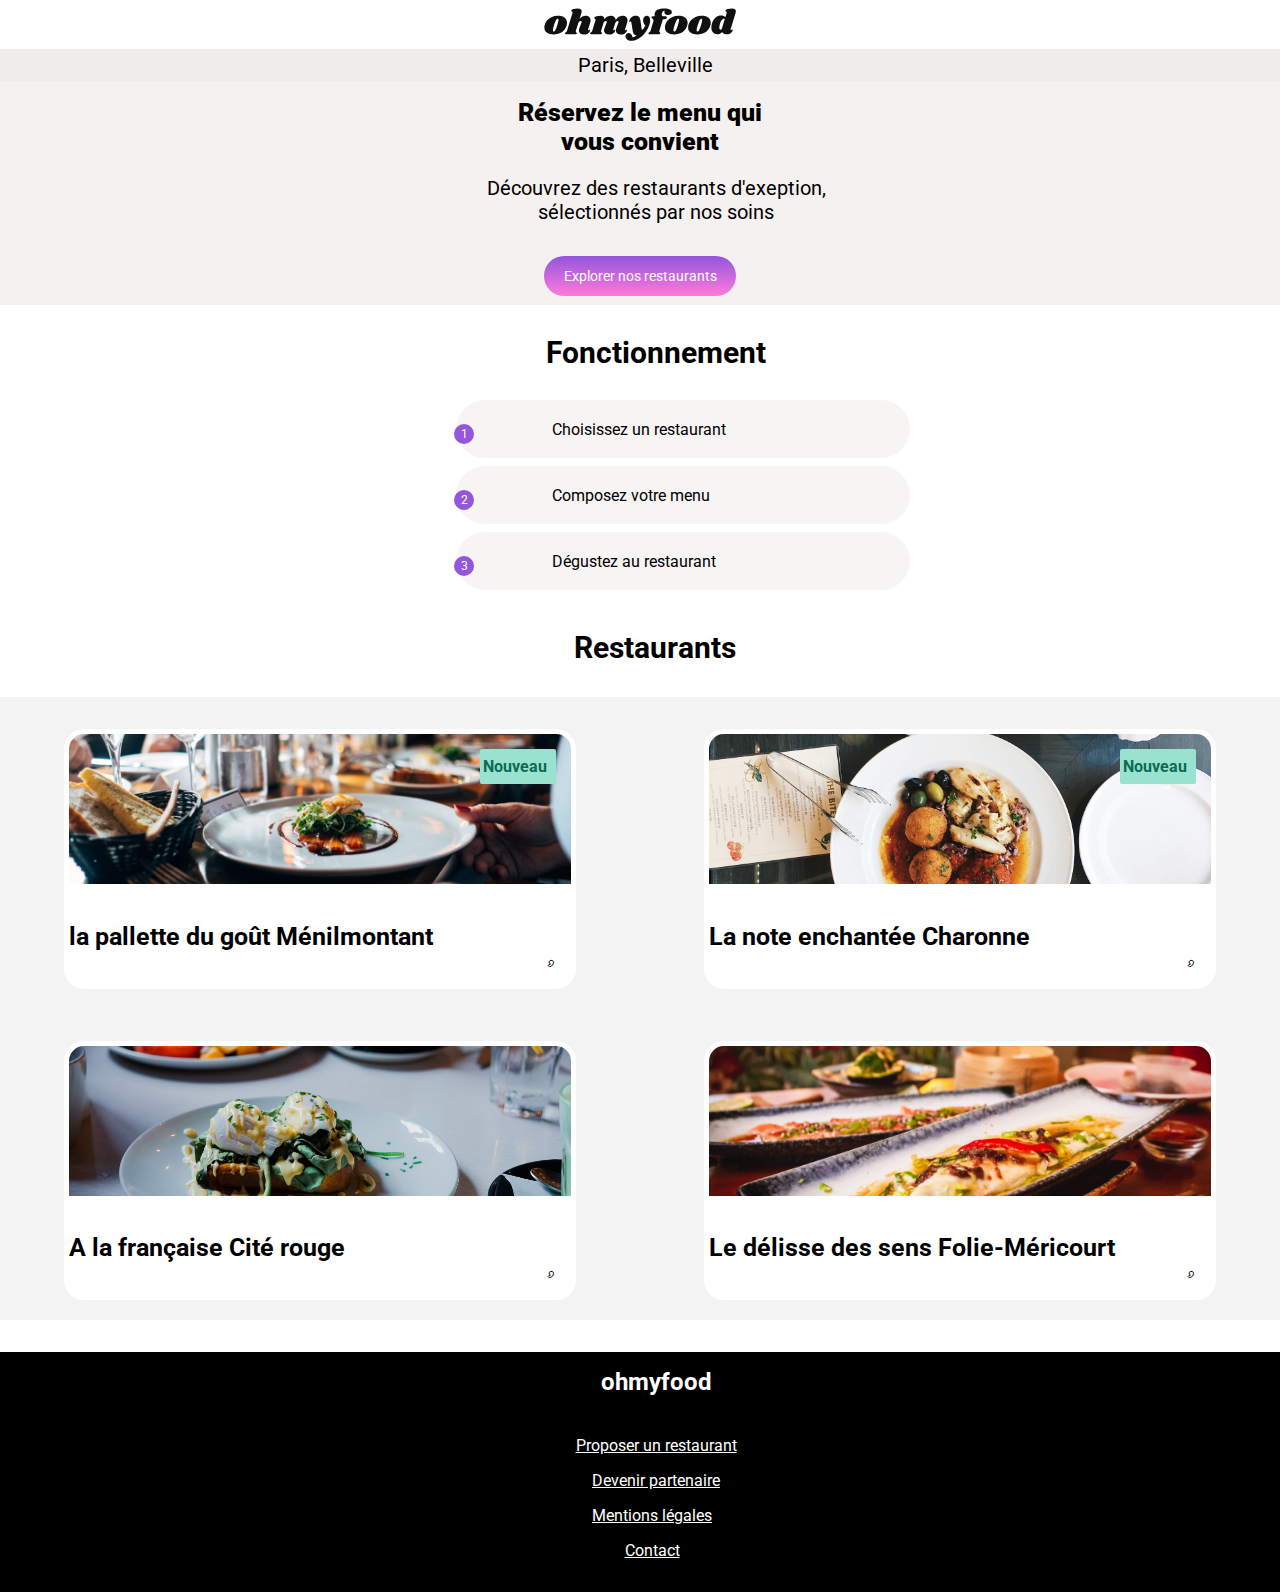
<file: index.html>
<!DOCTYPE html>
<html lang="fr">
<head>
    <meta charset="UTF-8">
    <meta http-equiv="X-UA-Compatible" content="IE=edge">
    <meta name="viewport" content="width=device-width, initial-scale=1.0">
    <link rel="stylesheet" href="sass\css\style.css" />
    <title>ohmyfood</title>
    <link href="https://fonts.googleapis.com/css2?family=Roboto:wght@100&display=swap" rel="stylesheet">  
    <link rel="stylesheet" href="https://use.fontawesome.com/releases/v5.15.1/css/all.css"
    integrity="sha384-vp86vTRFVJgpjF9jiIGPEEqYqlDwgyBgEF109VFjmqGmIY/Y4HV4d3Gp2irVfcrp" crossorigin="anonymous" />
  <meta name="viewport" content="width=device-width, initial-scale=1.0" /> 
</head>
<body>
    <header id="logo">
        <img src="images\logo\ohmyfood@2x.svg" alt="logo"></img>
    </header>
    <main>
        <section id="reservation">
            <div class="localisation">
                <i class="fas fa-map-marker-alt fa-lg" aria-hidden="true"></i>
                <span class="recherche">Paris, Belleville</span> 
            </div>    
            <div class="exploration_resto">
                <h1><strong>Réservez le menu qui </br> vous convient</strong></h1>
                <h3>Découvrez des restaurants d'exeption,</br> sélectionnés par nos soins</h3>
            </div>
            <div class="btn_exploration">
                <a href="#">Explorer nos restaurants</a>
            </div>
            
        </section>
    <!--Partie fonctionnement -->   
        <section id="Fonctionnement">
            <h3>Fonctionnement</h3>
            <div class="choix">
                <div class="cercle1">1</div>
                <div class="btn">
                    <div class="icon">
                        <i class="fas fa-mobile-alt"></i>
                    </div>
                    <div class="legends">
                        <a href="#">
                            <p>Choisissez un restaurant </p>
                        </a>
                    </div>
                </div>

                <div class="cercle2">2</div>
                <div class="btn">
                    <div class="icon">
                        <i class="fas fa-list-ul"></i>
                    </div>
                    <div class="legends">
                        <a href="#">
                            <p>Composez votre menu</p>
                        </a>
                    </div>
                </div>

                <div class="cercle3">3</div>
                <div class="btn">
                    <div class="icon">
                        <i class="fas fa-store"></i>
                    </div>
                    <div class="legends">
                        <a href="#"><p>Dégustez au restaurant</p>
                        </a>
                    </div>
                </div>
            </div>            
        </section> 
    <!--partie restaurants-->
        <section id="restaurants">
            <div class="titre">
                <h3>Restaurants</h3>
            </div>
            <div class="block_offres">
                <div class="offres">
                    <a href="../pages/laPaletteDuGout.html">
                       <img src="images/restaurants/jay-wennington-N_Y88TWmGwA-unsplash.jpg" alt="la pallette du gout" >
                        <span class="news">
                            Nouveau
                        </span>
                    </a>
                    <h4>
                        la pallette du goût
                        <i class="far fa-heart"></i>
                        <span>Ménilmontant</span>
                    </h4> 
                </div> 
                <div class="offres"> 
                    <a href="../pages/noteEnchanté.html">
                        <img src="images/restaurants/stil-u2Lp8tXIcjw-unsplash.jpg" alt="la note enchantée" />
                        <span class="news">
                            Nouveau
                        </span>
                    </a>
                    <h4>La note enchantée
                        <i class="far fa-heart" aria-hidden="true"></i>
                        <span>Charonne</span>
                    </h4>
                </div>

                <div class="offres"> 
                    <a href="../pages/aLaFrancaise.html">
                        <img src="images/restaurants/toa-heftiba-DQKerTsQwi0-unsplash.jpg" alt="la pallette du gout" >
                    </a>
                    <h4>
                        A la française
                        <i class="far fa-heart" aria-hidden="true"></i>
                        <span>Cité rouge</span>
                    </h4>
                </div> 

                <div class="offres"> 
                    <a href="../pages/leDéliceDesSens.html">
                        <img src="images/restaurants/louis-hansel-shotsoflouis-qNBGVyOCY8Q-unsplash.jpg" alt="le délisse des sens" >
                    </a>
                    <h4>
                        Le délisse des sens 
                        <i class="far fa-heart" aria-hidden="true"></i>
                        <span>Folie-Méricourt</span>
                    </h4> 
                </div>  
            </div>
        </section>
        <!--partie pied de page-->
        <footer id="infos">
            <h3 class="logo_footer">ohmyfood</h3>
            <ul>
                <li class="liste_footer">
                    <a class="texte_footer" href="">
                        <i class="icons fas fa-utensils"></i>
                        Proposer un restaurant
                    </a>
                </li>
                <li class="liste_footer">
                    <a class="texte_footer" href="">
                        <i class="icons fas fa-hands-helping"></i>
                        Devenir partenaire
                    </a>
                </li>
                <li class="liste_footer">
                    <a class="texte_footer" href="">
                        Mentions légales
                    </a>
                </li>
                <li class="liste_footer">
                    <a class="texte_footer" href="mailto:contact@ohmyfood.com">Contact</a>
                </li>
            </ul>
        </footer>

    </main>
</body>
</html>
</file>
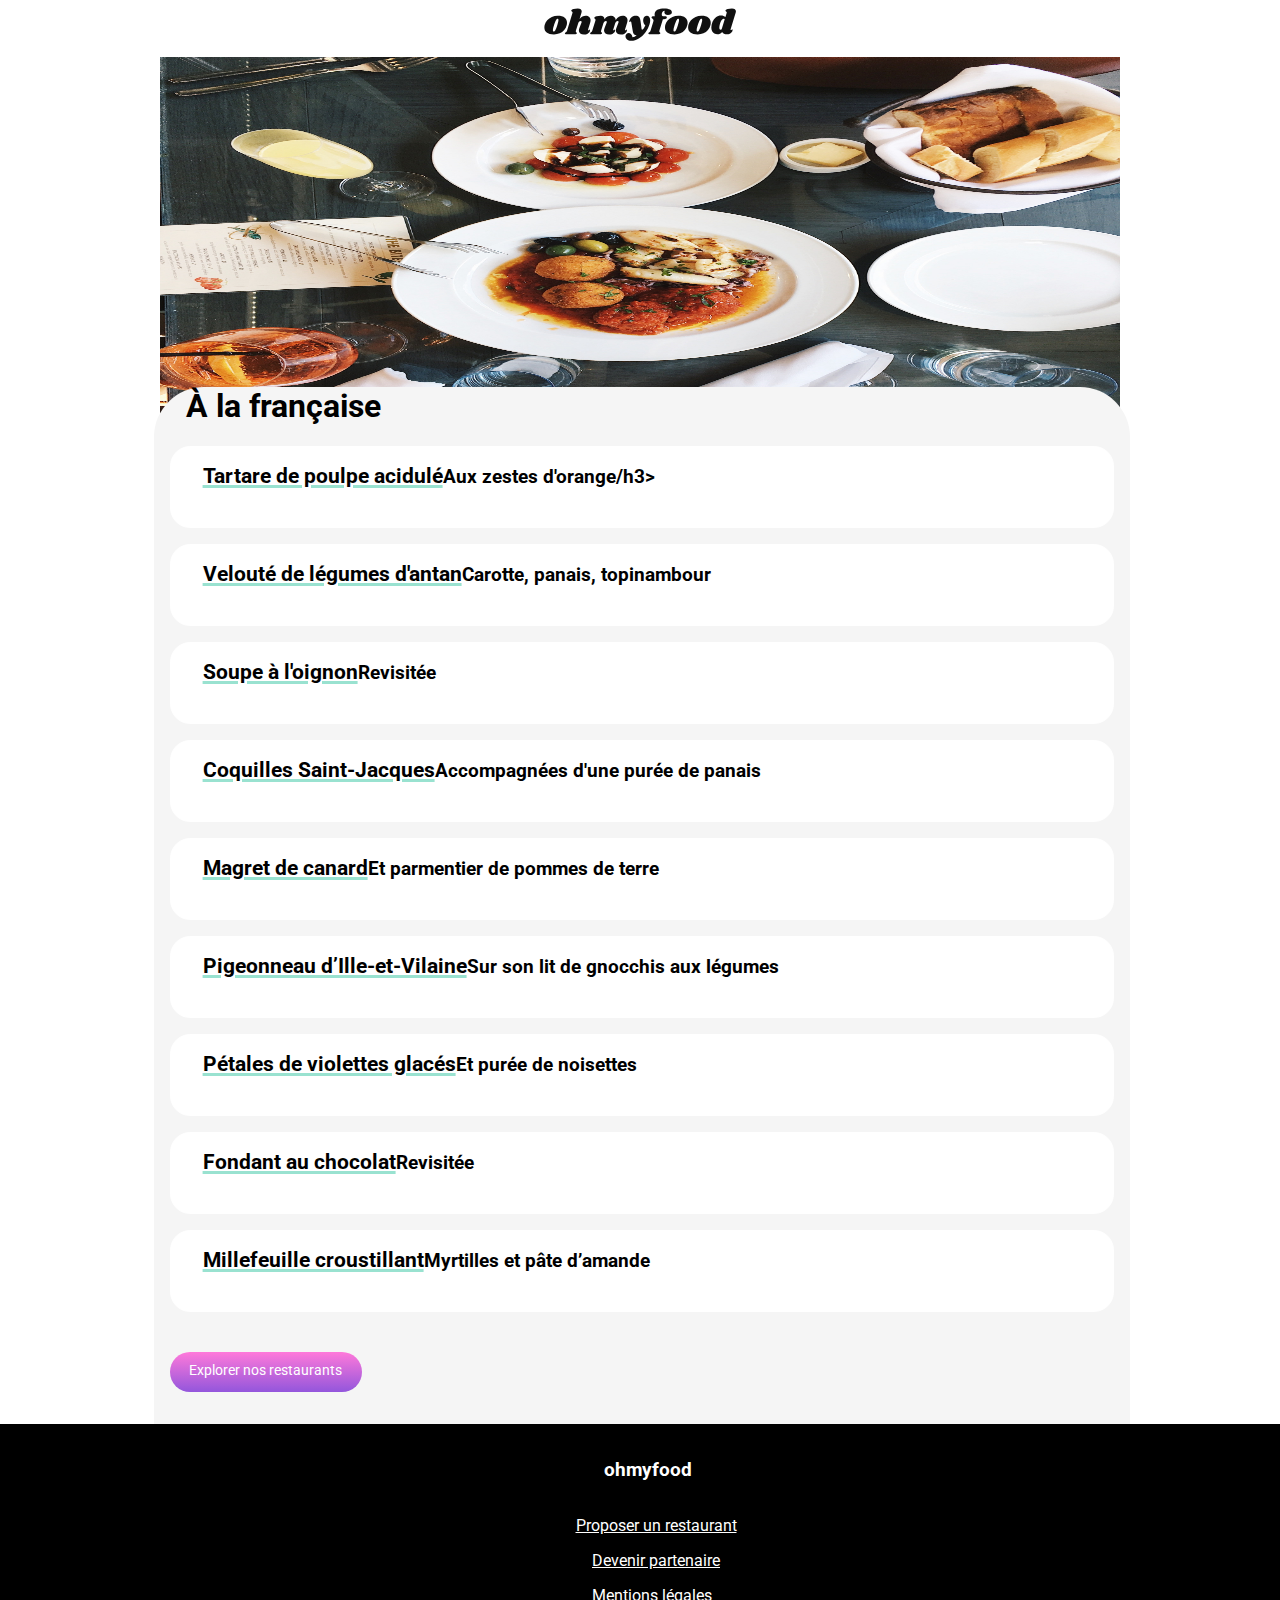
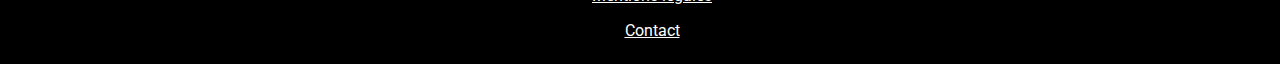
<file: aLaFrançaise.html>
<!DOCTYPE html>
<html lang="fr">
<head>
    <meta charset="UTF-8">
    <meta http-equiv="X-UA-Compatible" content="IE=edge">
    <link rel="stylesheet" href="sass\scss\main.css">
    <link href="https://fonts.googleapis.com/css2?family=Roboto:wght@100&display=swap" rel="stylesheet">  
    <link rel="stylesheet" href="https://use.fontawesome.com/releases/v5.15.1/css/all.css"
    integrity="sha384-vp86vTRFVJgpjF9jiIGPEEqYqlDwgyBgEF109VFjmqGmIY/Y4HV4d3Gp2irVfcrp" crossorigin="anonymous" />
    <meta name="viewport" content="width=device-width, initial-scale=1.0" /> 
    <title>La Note enchantée</title>
    <title>Document</title>
</head>
<body>
    <header id="logo">
        <img src="images\logo\ohmyfood@2x.svg" alt="logo"></img>
    </header>
        <div class="picture">
            <img src="images/restaurants/stil-u2Lp8tXIcjw-unsplash.jpg" alt="photo du restaurant"></img>
        </div>
    <main>
        <div class="titre_resto">
            <h1>À la française</h1>
        </div>
    <section id="entrées">
        <div class="plats">
            <h2>Tartare de poulpe acidulé</h2>
            <h3>Aux zestes d'orange/h3>
            <div class="prix"></div>
        </div>
        <div class="plats">
            <h2>Velouté de légumes d'antan </h2>
            <h3>Carotte, panais, topinambour</h3>
            <div class="prix"></div>
        </div>
        <div class="plats">
            <h2>Soupe à l'oignon</h2>
            <h3>Revisitée</h3>
            <div class="prix"></div>
        </div>
    </section>

    <section id="plats">
        <div class="plats">
            <h2>Coquilles Saint-Jacques </h2>
            <h3>Accompagnées d'une purée de panais</h3>
            <div class="prix"></div>
        </div>
        <div class="plats">
            <h2>Magret de canard</h2>
            <h3>Et parmentier de pommes de terre</h3>
            <div class="prix"></div>
        </div>
        <div class="plats">
            <h2>Pigeonneau d’Ille-et-Vilaine</h2>
            <h3>Sur son lit de gnocchis aux légumes</h3>
            <div class="prix"></div>
        </div>
    </section>

    <section id="desserts">
        <div class="plats">
            <h2>Pétales de violettes glacés</h2>
            <h3>Et purée de noisettes</h3>
            <div class="prix"></div>
        </div>
        <div class="plats">
            <h2>Fondant au chocolat</h2>
            <h3>Revisitée</h3>
            <div class="prix"></div>
        </div>
        <div class="plats">
            <h2>Millefeuille croustillant</h2>
            <h3>Myrtilles et pâte d’amande</h3>
            <div class="prix"></div>
        </div>
    </section>

    <div class="btn_exploration">
        <a href="#">Explorer nos restaurants</a>
    </div>
    </main>
    <footer id="infos">
        <h3 class="logo_footer">ohmyfood</h3>
        <ul>
            <li class="liste_footer">
                <a class="texte_footer" href=""><i class="icons fas fa-utensils"></i>Proposer un restaurant</a>
            </li>
            <li class="liste_footer">
                <a class="texte_footer" href=""><i class="icons fas fa-hands-helping"></i>Devenir partenaire</a>
            </li>
            <li class="liste_footer">
                <a class="texte_footer" href="">Mentions légales</a>
            </li>
            <li class="liste_footer">
                <a class="texte_footer" href="mailto:contact@ohmyfood.com">Contact</a>
            </li>
        </ul>
    </footer>
    
</body>
</html>
</file>
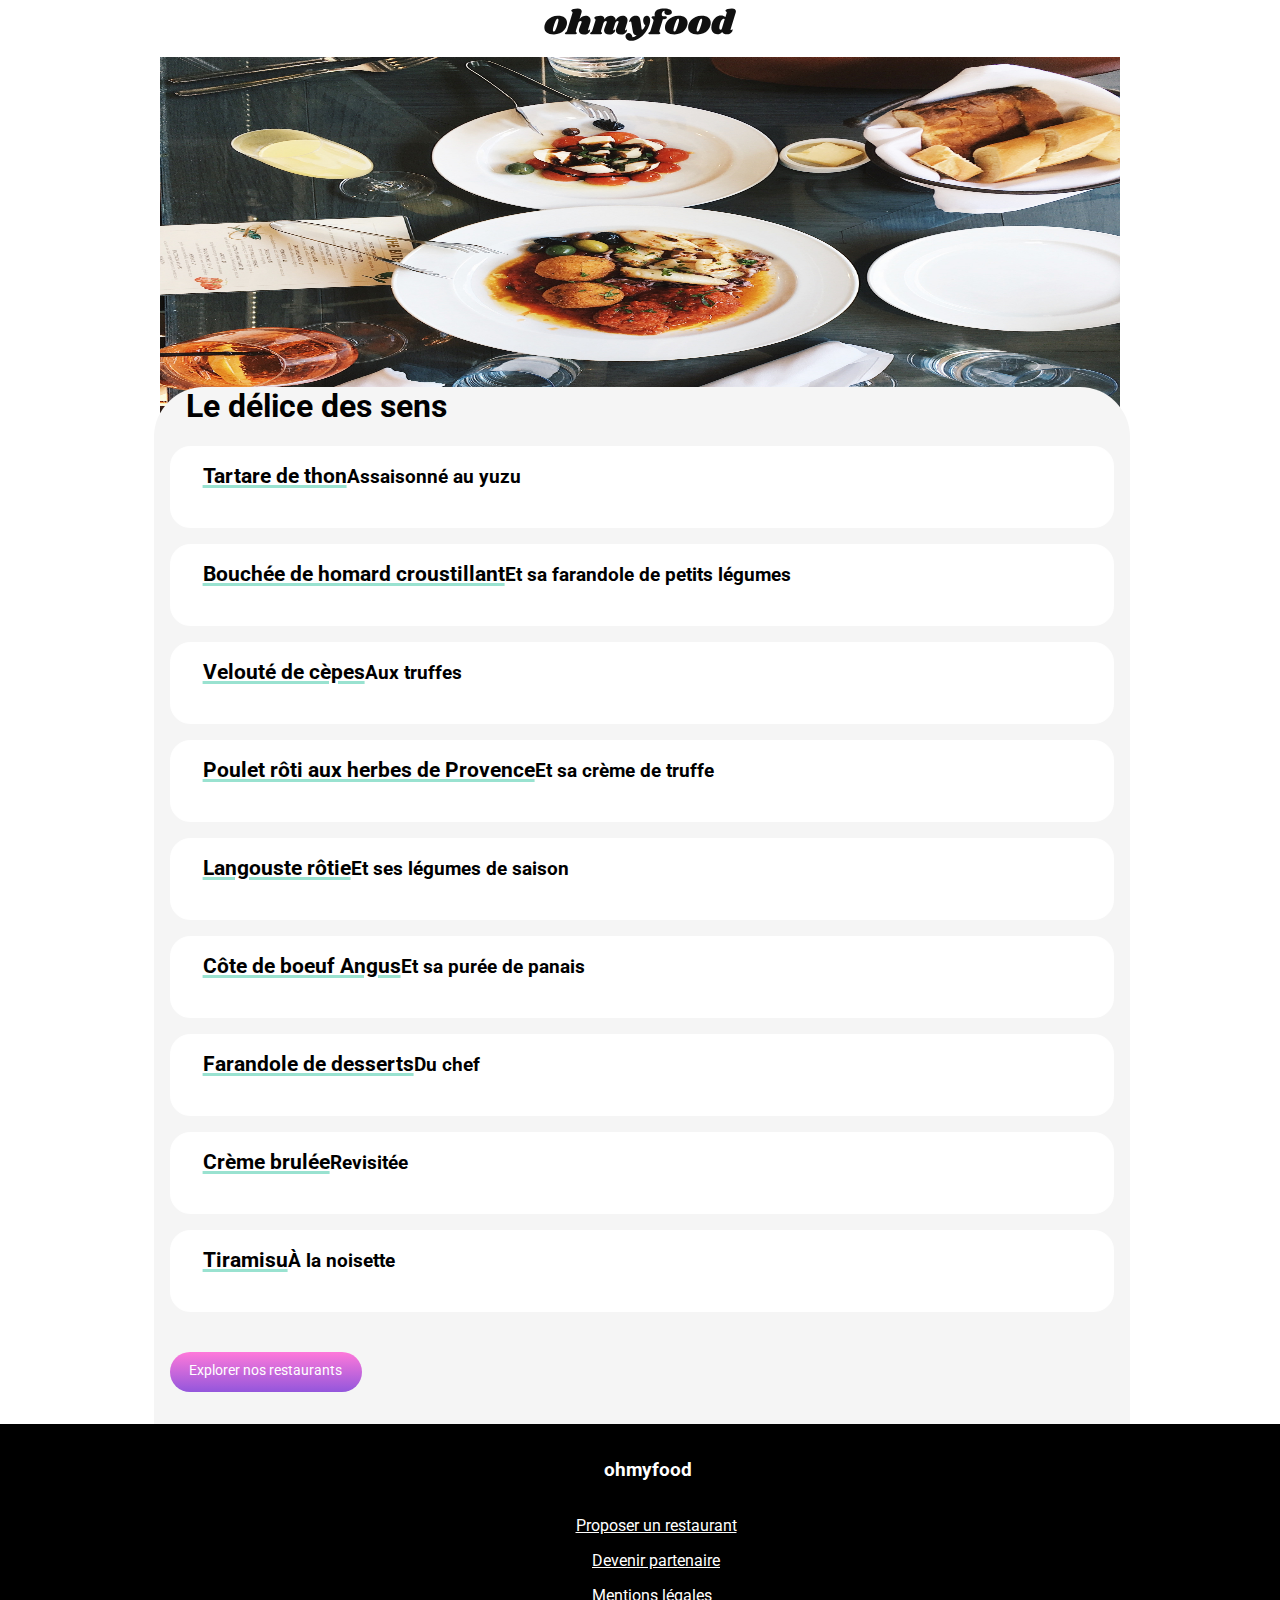
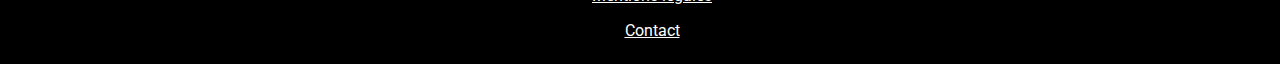
<file: leDéliceDesSens.html>
<!DOCTYPE html>
<html lang="fr">
<head>
    <meta charset="UTF-8">
    <meta http-equiv="X-UA-Compatible" content="IE=edge">
    <link rel="stylesheet" href="sass\scss\main.css">
    <link href="https://fonts.googleapis.com/css2?family=Roboto:wght@100&display=swap" rel="stylesheet">  
    <link rel="stylesheet" href="https://use.fontawesome.com/releases/v5.15.1/css/all.css"
    integrity="sha384-vp86vTRFVJgpjF9jiIGPEEqYqlDwgyBgEF109VFjmqGmIY/Y4HV4d3Gp2irVfcrp" crossorigin="anonymous" />
    <meta name="viewport" content="width=device-width, initial-scale=1.0" /> 
    <title>La Note enchantée</title>
    <title>Document</title>
</head>
<body>
    <header id="logo">
        <img src="images\logo\ohmyfood@2x.svg" alt="logo"></img>
    </header>
    <div class="picture">
            <img src="images/restaurants/stil-u2Lp8tXIcjw-unsplash.jpg" alt="photo du restaurant"></img>
    </div>
    <main>
        <div class="titre_resto">
            <h1>Le délice des sens</h1>
        </div>
    <section id="entrées">
        <div class="plats">
            <h2>Tartare de thon</h2>
            <h3>Assaisonné au yuzu</h3>
            <div class="prix"></div>
        </div>
        <div class="plats">
            <h2>Bouchée de homard croustillant </h2>
            <h3>Et sa farandole de petits légumes</h3>
            <div class="prix"></div>
        </div>
        <div class="plats">
            <h2>Velouté de cèpes</h2>
            <h3>Aux truffes</h3>
            <div class="prix"></div>
        </div>
    </section>

    <section id="plats">
        <div class="plats">
            <h2>Poulet rôti aux herbes de Provence </h2>
            <h3>Et sa crème de truffe</h3>
            <div class="prix"></div>
        </div>
        <div class="plats">
            <h2>Langouste rôtie</h2>
            <h3>Et ses légumes de saison</h3>
            <div class="prix"></div>
        </div>
        <div class="plats">
            <h2>Côte de boeuf Angus</h2>
            <h3>Et sa purée de panais</h3>
            <div class="prix"></div>
        </div>
    </section>

    <section id="desserts">
        <div class="plats">
            <h2>Farandole de desserts</h2>
            <h3>Du chef</h3>
            <div class="prix"></div>
        </div>
        <div class="plats">
            <h2>Crème brulée</h2>
            <h3>Revisitée</h3>
            <div class="prix"></div>
        </div>
        <div class="plats">
            <h2>Tiramisu </h2>
            <h3>À la noisette</h3>
            <div class="prix"></div>
        </div>
    </section>

    <div class="btn_exploration">
        <a href="#">Explorer nos restaurants</a>
    </div>
    </main>
    <footer id="infos">
        <h3 class="logo_footer">ohmyfood</h3>
        <ul>
            <li class="liste_footer">
                <a class="texte_footer" href=""><i class="icons fas fa-utensils"></i>Proposer un restaurant</a>
            </li>
            <li class="liste_footer">
                <a class="texte_footer" href=""><i class="icons fas fa-hands-helping"></i>Devenir partenaire</a>
            </li>
            <li class="liste_footer">
                <a class="texte_footer" href="">Mentions légales</a>
            </li>
            <li class="liste_footer">
                <a class="texte_footer" href="mailto:contact@ohmyfood.com">Contact</a>
            </li>
        </ul>
    </footer>
    
</body>
</html>
</file>
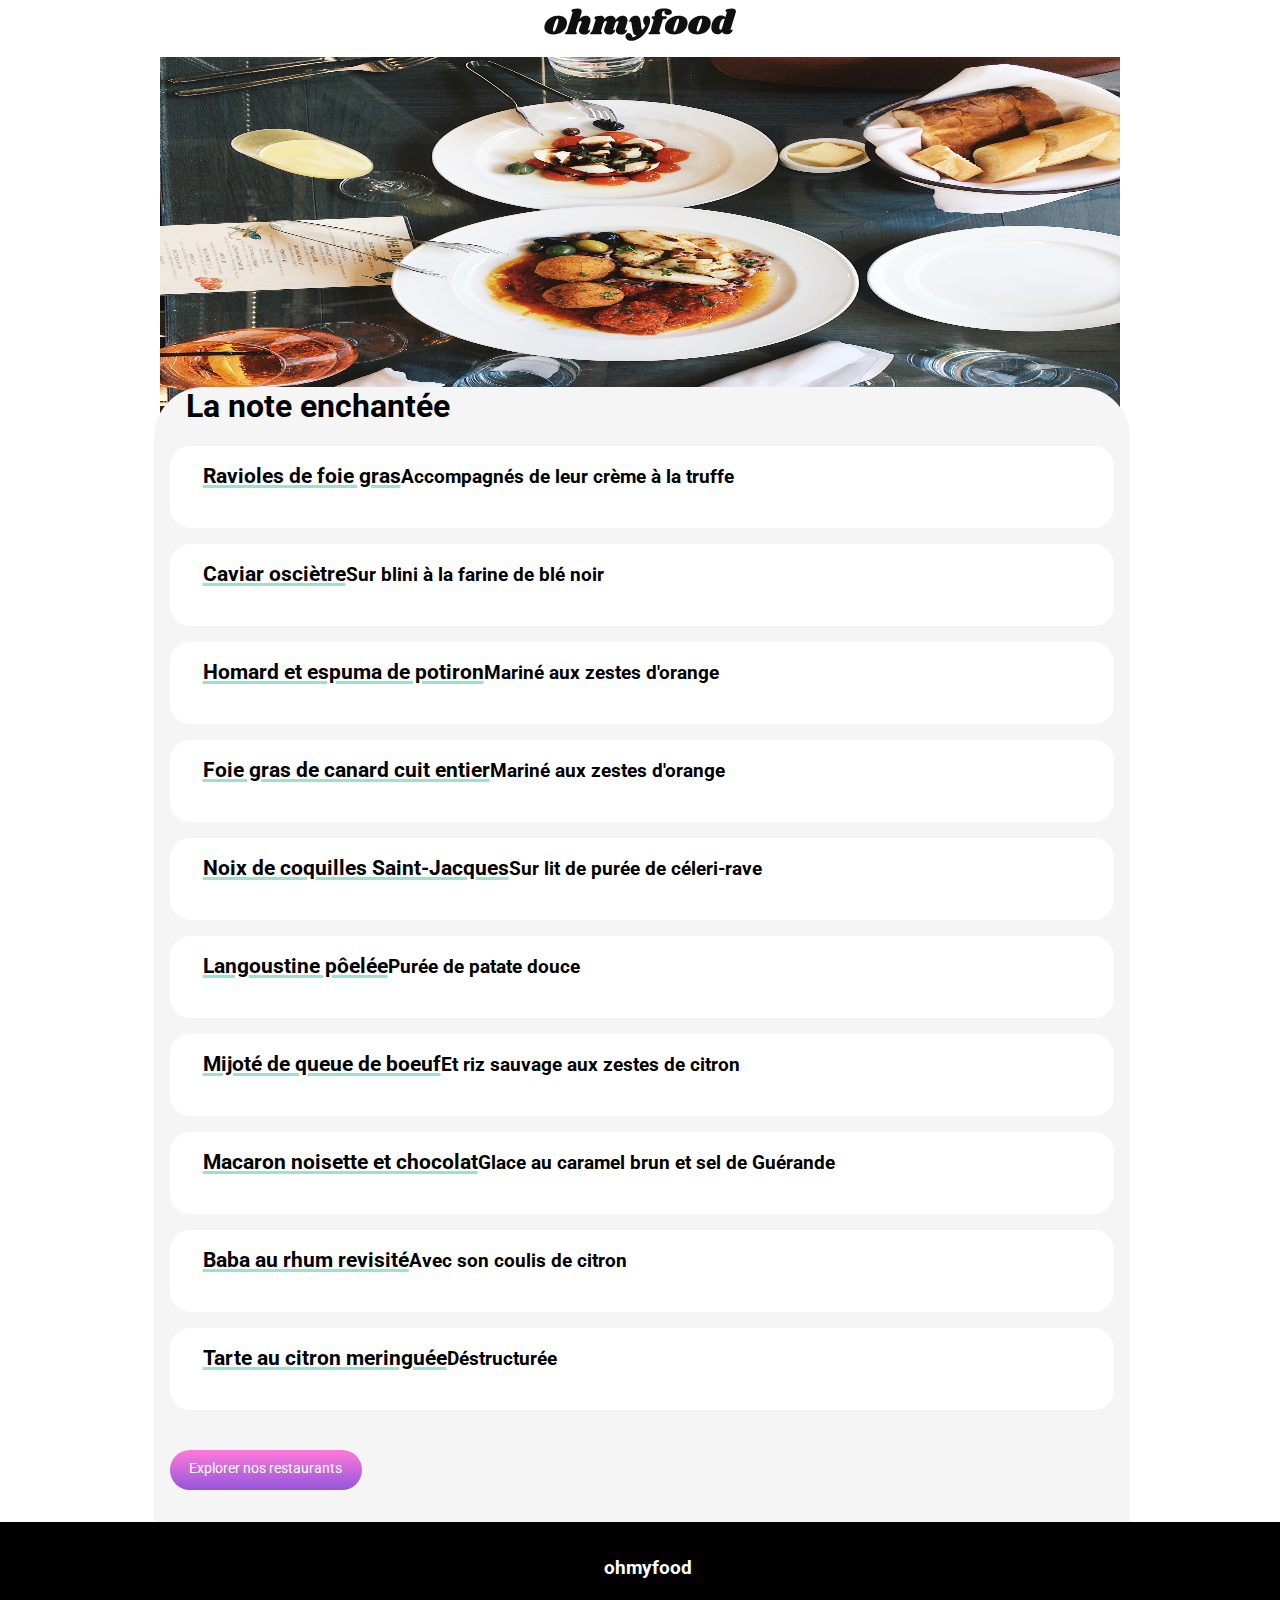
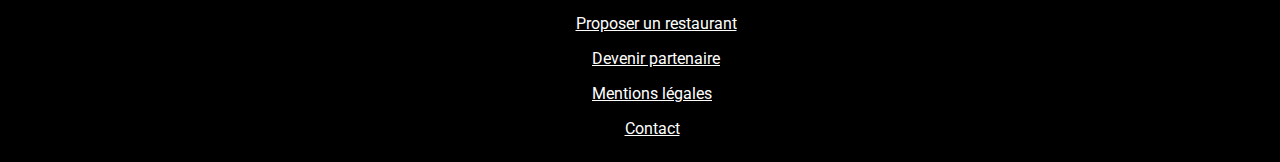
<file: noteEnchanté.html>
<!DOCTYPE html>
<html lang="fr">
<head>
    <meta charset="UTF-8">
    <meta http-equiv="X-UA-Compatible" content="IE=edge">
    <link rel="stylesheet" href="sass\scss\main.css">
    <link href="https://fonts.googleapis.com/css2?family=Roboto:wght@100&display=swap" rel="stylesheet">  
    <link rel="stylesheet" href="https://use.fontawesome.com/releases/v5.15.1/css/all.css"
    integrity="sha384-vp86vTRFVJgpjF9jiIGPEEqYqlDwgyBgEF109VFjmqGmIY/Y4HV4d3Gp2irVfcrp" crossorigin="anonymous" />
    <meta name="viewport" content="width=device-width, initial-scale=1.0" /> 
    <title>La Note enchantée</title>
    <title>Document</title>
</head>
<body>
    <header id="logo">
        <img src="images\logo\ohmyfood@2x.svg" alt="logo"></img>
    </header>
        <div class="picture">
            <img src="images/restaurants/stil-u2Lp8tXIcjw-unsplash.jpg" alt="photo du restaurant"></img>
        </div>
    <main>
        <div class="titre_resto">
            <h1>La note enchantée</h1>
        </div>
    <section id="entrées">
        <div class="plats">
            <h2>Ravioles de foie gras</h2>
            <h3>Accompagnés de leur crème à la truffe</h3>
            <div class="prix"></div>
        </div>
        <div class="plats">
            <h2>Caviar osciètre</h2>
            <h3>Sur blini à la farine de blé noir</h3>
            <div class="prix"></div>
        </div>
        <div class="plats">
            <h2>Homard et espuma de potiron</h2>
            <h3>Mariné aux zestes d'orange</h3>
            <div class="prix"></div>
        </div>
        <div class="plats">
            <h2> Foie gras de canard cuit entier</h2>
            <h3>Mariné aux zestes d'orange</h3>
            <div class="prix"></div>
        </div>

        
    </section>

    <section id="plats">
        <div class="plats">
            <h2>Noix de coquilles Saint-Jacques</h2>
            <h3>Sur lit de purée de céleri-rave</h3>
            <div class="prix"></div>
        </div>
        <div class="plats">
            <h2>Langoustine pôelée</h2>
            <h3>Purée de patate douce</h3>
            <div class="prix"></div>
        </div>
        <div class="plats">
            <h2>Mijoté de queue de boeuf </h2>
            <h3>Et riz sauvage aux zestes de citron</h3>
            <div class="prix"></div>
        </div>
    </section>

    <section id="desserts">
        <div class="plats">
            <h2>Macaron noisette et chocolat</h2>
            <h3>Glace au caramel brun et sel de Guérande</h3>
            <div class="prix"></div>
        </div>
        <div class="plats">
            <h2>Baba au rhum revisité </h2>
            <h3>Avec son coulis de citron</h3>
            <div class="prix"></div>
        </div>
        <div class="plats">
            <h2>Tarte au citron meringuée </h2>
            <h3>Déstructurée</h3>
            <div class="prix"></div>
        </div>
    </section>

    <div class="btn_exploration">
        <a href="#">Explorer nos restaurants</a>
    </div>
    </main>
    <footer id="infos">
        <h3 class="logo_footer">ohmyfood</h3>
        <ul>
            <li class="liste_footer">
                <a class="texte_footer" href=""><i class="icons fas fa-utensils"></i>Proposer un restaurant</a>
            </li>
            <li class="liste_footer">
                <a class="texte_footer" href=""><i class="icons fas fa-hands-helping"></i>Devenir partenaire</a>
            </li>
            <li class="liste_footer">
                <a class="texte_footer" href="">Mentions légales</a>
            </li>
            <li class="liste_footer">
                <a class="texte_footer" href="mailto:contact@ohmyfood.com">Contact</a>
            </li>
        </ul>
    </footer>
    
</body>
</html>
</file>
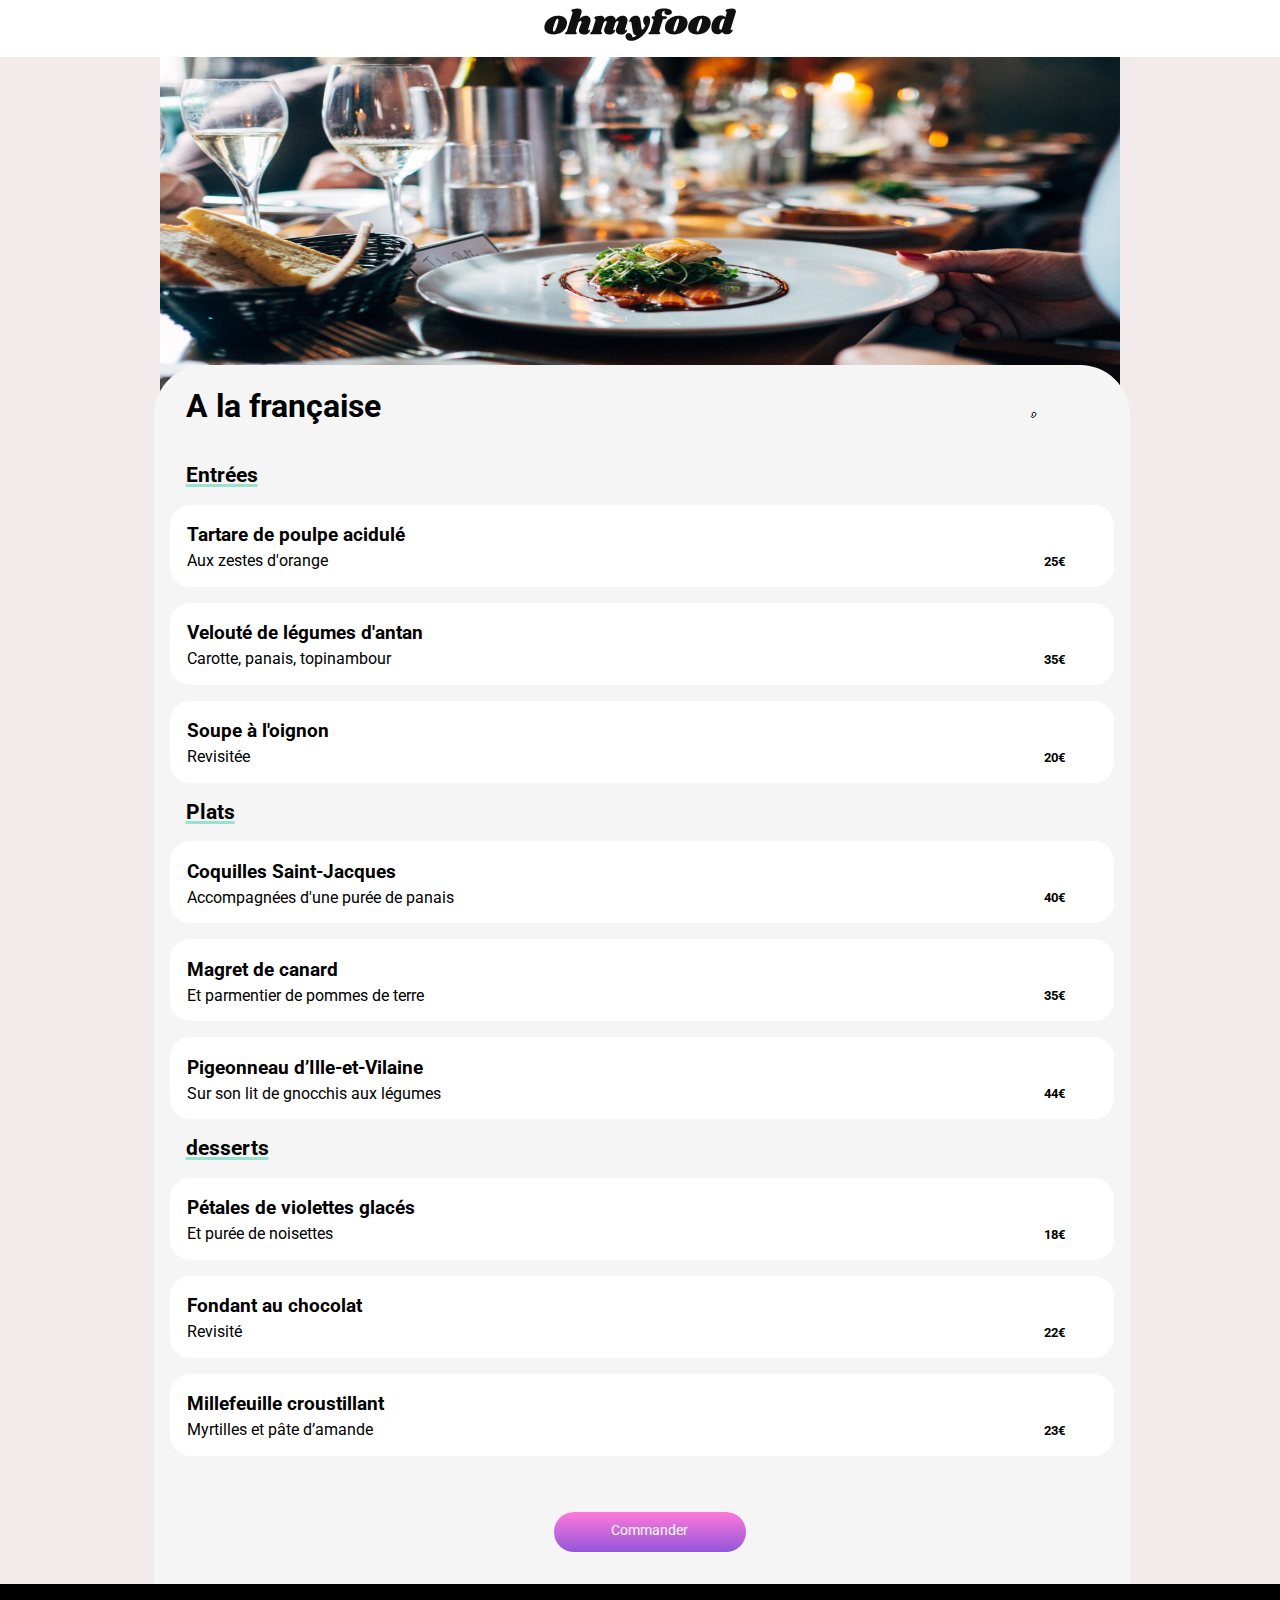
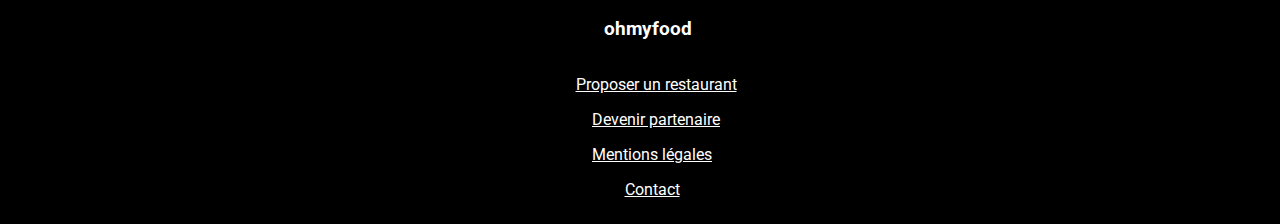
<file: pages/aLaFrancaise.html>
<!DOCTYPE html>
<html lang="fr">
<head>
    <meta charset="UTF-8">
    <meta http-equiv="X-UA-Compatible" content="IE=edge">
    <meta name="viewport" content="width=device-width, initial-scale=1.0">
    <link rel="stylesheet" href="../sass/scss/main.css" />
    <title>A la française</title>
    <link href="https://fonts.googleapis.com/css2?family=Roboto:wght@100&display=swap" rel="stylesheet">  
    <link rel="stylesheet" href="https://use.fontawesome.com/releases/v5.15.1/css/all.css"
    integrity="sha384-vp86vTRFVJgpjF9jiIGPEEqYqlDwgyBgEF109VFjmqGmIY/Y4HV4d3Gp2irVfcrp" crossorigin="anonymous" />
  <meta name="viewport" content="width=device-width, initial-scale=1.0" /> 
</head>
<body>
    <!--partie header-->

    <a class="return" href="../index.html">
        <i class="fas fa-arrow-left"></i>
    </a>
    <header id="logo">
        <img src="../images/logo/ohmyfood@2x.svg" alt="logo"/>
    </header>
    <div class="desktop">
        <div class="picture">
            <img src="../images/restaurants/jay-wennington-N_Y88TWmGwA-unsplash.jpg" alt="photo du restaurant"/>
        </div>
    <!--Partie menu-->
    
    <main>
        <section id="menu">
            <div class="titre_resto">
                <h1>A la française</h1>
            </div>
            <div class="heart">
                <i class="far fa-heart" aria-hidden="true"></i>
            </div>
        </section>
        <!--Partie Entrances--> 

        <section id="entrances">
            <div class="soulignement">
            </div>
            <h2>Entrées</h2> 
            <div class="plats">
                <div class="name_plats"> 
                    <h3>Tartare de poulpe acidulé</h3>
                    <h4>Aux zestes d'orange</h4>  
                </div> 
                <div class="price">
                    <h5>25€</h5>
                </div>
                <div class="comfirmation">
                    <div class="icon">
                        <i class="fa-check fas"></i> 
                    </div>   
                </div>
            </div> 
            <div class="plats"> 
                <div class="name_plats"> 
                    <h3>Velouté de légumes d'antan</h3>
                    <h4>Carotte, panais, topinambour</h4>  
                </div> 
                <div class="price">
                    <h5>35€</h5>
                </div>
                <div class="comfirmation">
                    <div class="icon">
                        <i class="fa-check fas"></i> 
                    </div>   
                </div>
            </div>
            <div class="plats"> 
                <div class="name_plats"> 
                    <h3>Soupe à l'oignon</h3>
                    <h4>Revisitée</h4>  
                </div> 
                <div class="price">
                    <h5>20€</h5>
                </div>
                <div class="comfirmation">
                    <div class="icon">
                        <i class="fa-check fas"></i> 
                    </div>   
                </div>
            </div>  
        </section>
<!--Partie dishes-->

        <section id="dishes">
            <h2>Plats</h2>
            <div class="plats"> 
                <div class="name_plats"> 
                    <h3>Coquilles Saint-Jacques</h3>
                    <h4>Accompagnées d'une purée de panais</h4>  
                </div> 
                <div class="price">
                    <h5>40€</h5>
                </div>
                <div class="comfirmation">
                    <div class="icon">
                        <i class="fa-check fas"></i> 
                    </div>   
                </div>
            </div>
            <div class="plats"> 
                <div class="name_plats"> 
                    <h3>Magret de canard</h3>
                    <h4>Et parmentier de pommes de terre</h4>  
                </div> 
                <div class="price">
                    <h5>35€</h5>
                </div>
                <div class="comfirmation">
                    <div class="icon">
                        <i class="fa-check fas"></i> 
                    </div>   
                </div>
            </div>
            <div class="plats"> 
                <div class="name_plats"> 
                    <h3>Pigeonneau d’Ille-et-Vilaine</h3>
                    <h4>Sur son lit de gnocchis aux légumes</h4>  
                </div> 
                <div class="price">
                    <h5>44€</h5>
                </div>
                <div class="comfirmation">
                    <div class="icon">
                        <i class="fa-check fas"></i> 
                    </div>   
                </div>
            </div>
        </section>
<!--Partie desserts-->

        <section id="desserts">
            <h2>desserts</h2>
            <div class="plats"> 
                <div class="name_plats"> 
                    <h3>Pétales de violettes glacés</h3>
                    <h4>Et purée de noisettes</h4>  
                </div> 
                <div class="price">
                    <h5>18€</h5>
                </div>
                <div class="comfirmation">
                    <div class="icon">
                        <i class="fa-check fas"></i> 
                    </div>   
                </div>
            </div>
            <div class="plats"> 
                <div class="name_plats"> 
                    <h3>Fondant au chocolat</h3>
                    <h4>Revisité</h4>  
                </div> 
                <div class="price">
                    <h5>22€</h5>
                </div>
                <div class="comfirmation">
                    <div class="icon">
                        <i class="fa-check fas"></i> 
                    </div>   
                </div>
            </div>
            <div class="plats"> 
                <div class="name_plats"> 
                    <h3>Millefeuille croustillant</h3>
                    <h4>Myrtilles et pâte d’amande</h4>  
                </div> 
                <div class="price">
                    <h5>23€</h5>
                </div>
                <div class="comfirmation">
                    <div class="icon">
                        <i class="fa-check fas"></i> 
                    </div>   
                </div>
            </div>
        </section>
<!--Bouton commande-->

        <div id="bouton">
            <div class="btn_exploration">
                <a href="#">Commander</a>
            </div>
        </section>
    </main>
<!--Pied de page-->  

        <footer id="infos">
            <h3 class="logo_footer">ohmyfood</h3>
            <ul>
                <li class="liste_footer">
                    <a class="texte_footer" href="">
                        <i class="icons fas fa-utensils"></i>
                        Proposer un restaurant
                    <a>
                </li>
                <li class="liste_footer">
                    <a class="texte_footer" href="">
                        <i class="icons fas fa-hands-helping"></i>
                        Devenir partenaire
                    </a>
                </li>
                <li class="liste_footer">
                    <a class="texte_footer" 
                    href="">Mentions légales
                    </a>
                </li>
                <li class="liste_footer">
                    <a class="texte_footer" 
                    href="mailto:contact@ohmyfood.com">Contact
                    </a>
                </li>
            </ul>
        </footer>
    </div>    
</body>
</html>
</file>
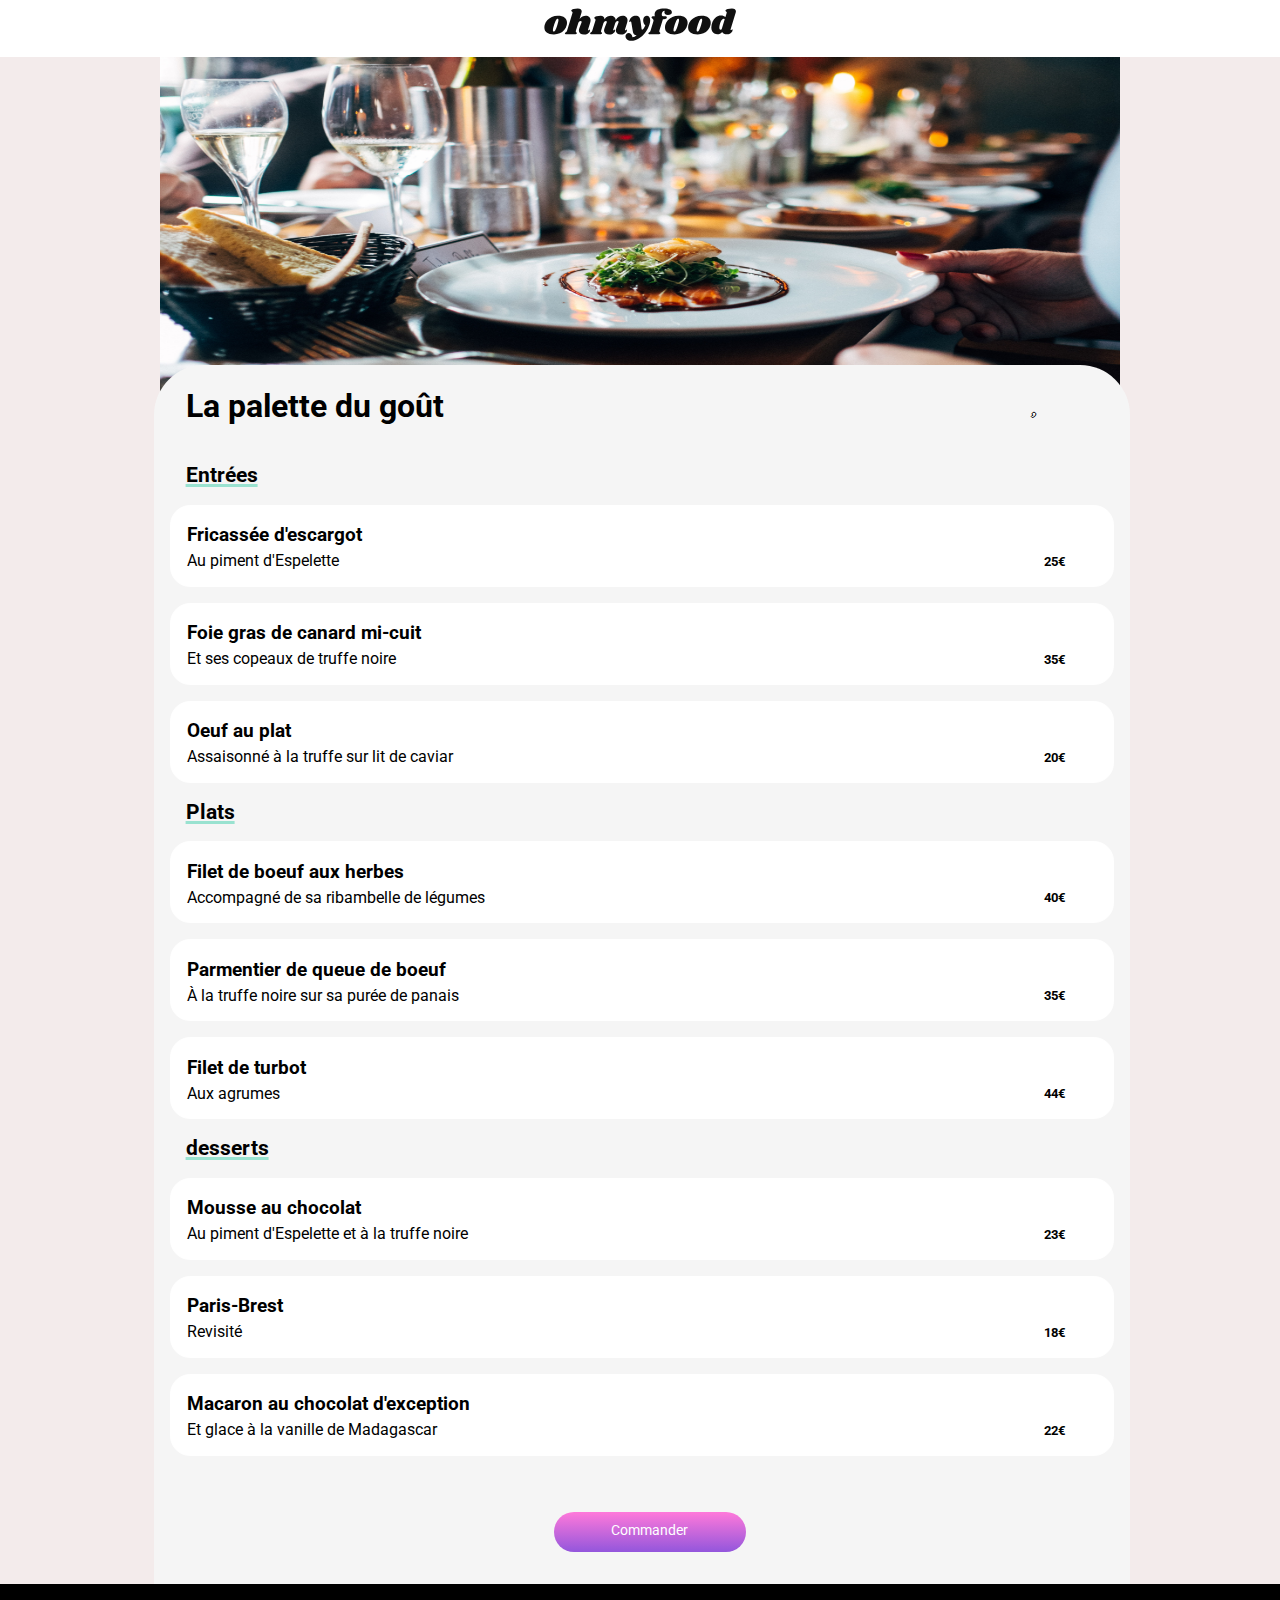
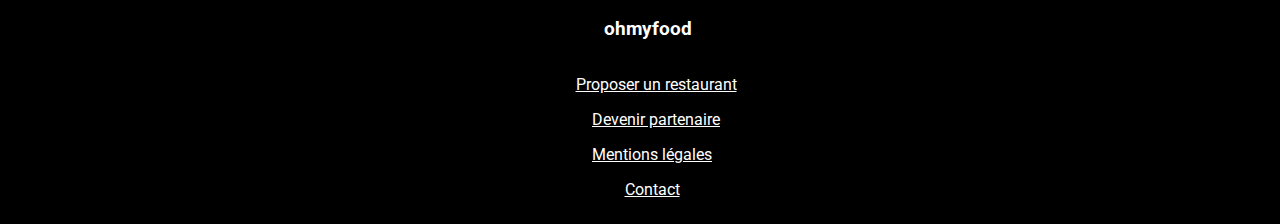
<file: pages/laPaletteDuGout.html>
<!DOCTYPE html>
<html lang="fr">
<head>
    <meta charset="UTF-8">
    <meta http-equiv="X-UA-Compatible" content="IE=edge">
    <meta name="viewport" content="width=device-width, initial-scale=1.0">
    <link rel="stylesheet" href="../sass/scss/main.css" />
    <title>La palette du goût</title>
    <link href="https://fonts.googleapis.com/css2?family=Roboto:wght@100&display=swap" rel="stylesheet">  
    <link rel="stylesheet" href="https://use.fontawesome.com/releases/v5.15.1/css/all.css"
    integrity="sha384-vp86vTRFVJgpjF9jiIGPEEqYqlDwgyBgEF109VFjmqGmIY/Y4HV4d3Gp2irVfcrp" crossorigin="anonymous" />
  <meta name="viewport" content="width=device-width, initial-scale=1.0" /> 
</head>
<body>
    <!--partie header-->
    <a class="return" href="../index.html">
        <i class="fas fa-arrow-left"></i>
    </a>
    <header id="logo">
        <img src="../images/logo/ohmyfood@2x.svg" alt="logo"/>
    </header>
    <div class="desktop">
    <div class="picture">
            <img src="../images/restaurants/jay-wennington-N_Y88TWmGwA-unsplash.jpg" alt="photo du restaurant"/>
        </div>
    <!--Partie menu-->
    <main>
        <section id="menu">
            <div class="titre_resto">
                <h1>La palette du goût</h1>
            </div>
            <div class="heart">
                <i class="far fa-heart" aria-hidden="true"></i>
            </div>
        </section>
        <!--Partie Entrances-->    
        <section id="entrances">
            <div class="soulignement">
            </div>
            <h2>Entrées</h2> 
            <div class="plats">
                <div class="name_plats"> 
                    <h3>Fricassée d'escargot</h3>
                    <h4>Au piment d'Espelette </h4>  
                </div> 
                <div class="price">
                    <h5>25€</h5>
                </div>
                <div class="comfirmation">
                    <div class="icon">
                        <i class="fa-check fas"></i> 
                    </div>   
                </div>
            </div> 
            <div class="plats"> 
                <div class="name_plats"> 
                    <h3>Foie gras de canard mi-cuit</h3>
                    <h4>Et ses copeaux de truffe noire</h4>  
                </div> 
                <div class="price">
                    <h5>35€</h5>
                </div>
                <div class="comfirmation">
                    <div class="icon">
                        <i class="fa-check fas"></i> 
                    </div>   
                </div>
            </div>
            <div class="plats"> 
                <div class="name_plats"> 
                    <h3>Oeuf au plat</h3>
                    <h4>Assaisonné à la truffe sur lit de caviar</h4>  
                </div> 
                <div class="price">
                    <h5>20€</h5>
                </div>
                <div class="comfirmation">
                    <div class="icon">
                        <i class="fa-check fas"></i> 
                    </div>   
                </div>
            </div>  
        </section>
<!--Partie dishes-->
        <section id="dishes">
            <h2>Plats</h2>
            <div class="plats"> 
                <div class="name_plats"> 
                    <h3>Filet de boeuf aux herbes</h3>
                    <h4>Accompagné de sa ribambelle de légumes</h4>  
                </div> 
                <div class="price">
                    <h5>40€</h5>
                </div>
                <div class="comfirmation">
                    <div class="icon">
                        <i class="fa-check fas"></i> 
                    </div>   
                </div>
            </div>
            <div class="plats"> 
                <div class="name_plats"> 
                    <h3>Parmentier de queue de boeuf</h3>
                    <h4>À la truffe noire sur sa purée de panais</h4>  
                </div> 
                <div class="price">
                    <h5>35€</h5>
                </div>
                <div class="comfirmation">
                    <div class="icon">
                        <i class="fa-check fas"></i> 
                    </div>   
                </div>
            </div>
            <div class="plats"> 
                <div class="name_plats"> 
                    <h3>Filet de turbot</h3>
                    <h4>Aux agrumes</h4>  
                </div> 
                <div class="price">
                    <h5>44€</h5>
                </div>
                <div class="comfirmation">
                    <div class="icon">
                        <i class="fa-check fas"></i> 
                    </div>   
                </div>
            </div>
        </section>
<!--Partie desserts-->
        <section id="desserts">
            <h2>desserts</h2>
            <div class="plats"> 
                <div class="name_plats"> 
                    <h3>Mousse au chocolat </h3>
                    <h4>Au piment d'Espelette et à la truffe noire</h4>  
                </div> 
                <div class="price">
                    <h5>23€</h5>
                </div>
                <div class="comfirmation">
                    <div class="icon">
                        <i class="fa-check fas"></i> 
                    </div>   
                </div>
            </div>
            <div class="plats"> 
                <div class="name_plats"> 
                    <h3>Paris-Brest</h3>
                    <h4>Revisité</h4>  
                </div> 
                <div class="price">
                    <h5>18€</h5>
                </div>
                <div class="comfirmation">
                    <div class="icon">
                        <i class="fa-check fas"></i> 
                    </div>   
                </div>
            </div>
            <div class="plats"> 
                <div class="name_plats"> 
                    <h3>Macaron au chocolat d'exception </h3>
                    <h4>Et glace à la vanille de Madagascar</h4>  
                </div> 
                <div class="price">
                    <h5>22€</h5>
                </div>
                <div class="comfirmation">
                    <div class="icon">
                        <i class="fa-check fas"></i> 
                    </div>   
                </div>
            </div>
        </section>
<!--Bouton commande-->
        <div id="bouton">
            <div class="btn_exploration">
                <a href="#">Commander</a>
            </div>
        </section>
    </main>
<!--Pied de page-->    
        <footer id="infos">
            <h3 class="logo_footer">ohmyfood</h3>
            <ul>
                <li class="liste_footer">
                    <a class="texte_footer" href="">
                        <i class="icons fas fa-utensils"></i>
                        Proposer un restaurant
                    <a>
                </li>
                <li class="liste_footer">
                    <a class="texte_footer" href="">
                        <i class="icons fas fa-hands-helping"></i>
                        Devenir partenaire
                    </a>
                </li>
                <li class="liste_footer">
                    <a class="texte_footer" 
                    href="">Mentions légales
                    </a>
                </li>
                <li class="liste_footer">
                    <a class="texte_footer" 
                    href="mailto:contact@ohmyfood.com">Contact
                    </a>
                </li>
            </ul>
        </footer>
    </div>
</body>
</html>
</file>
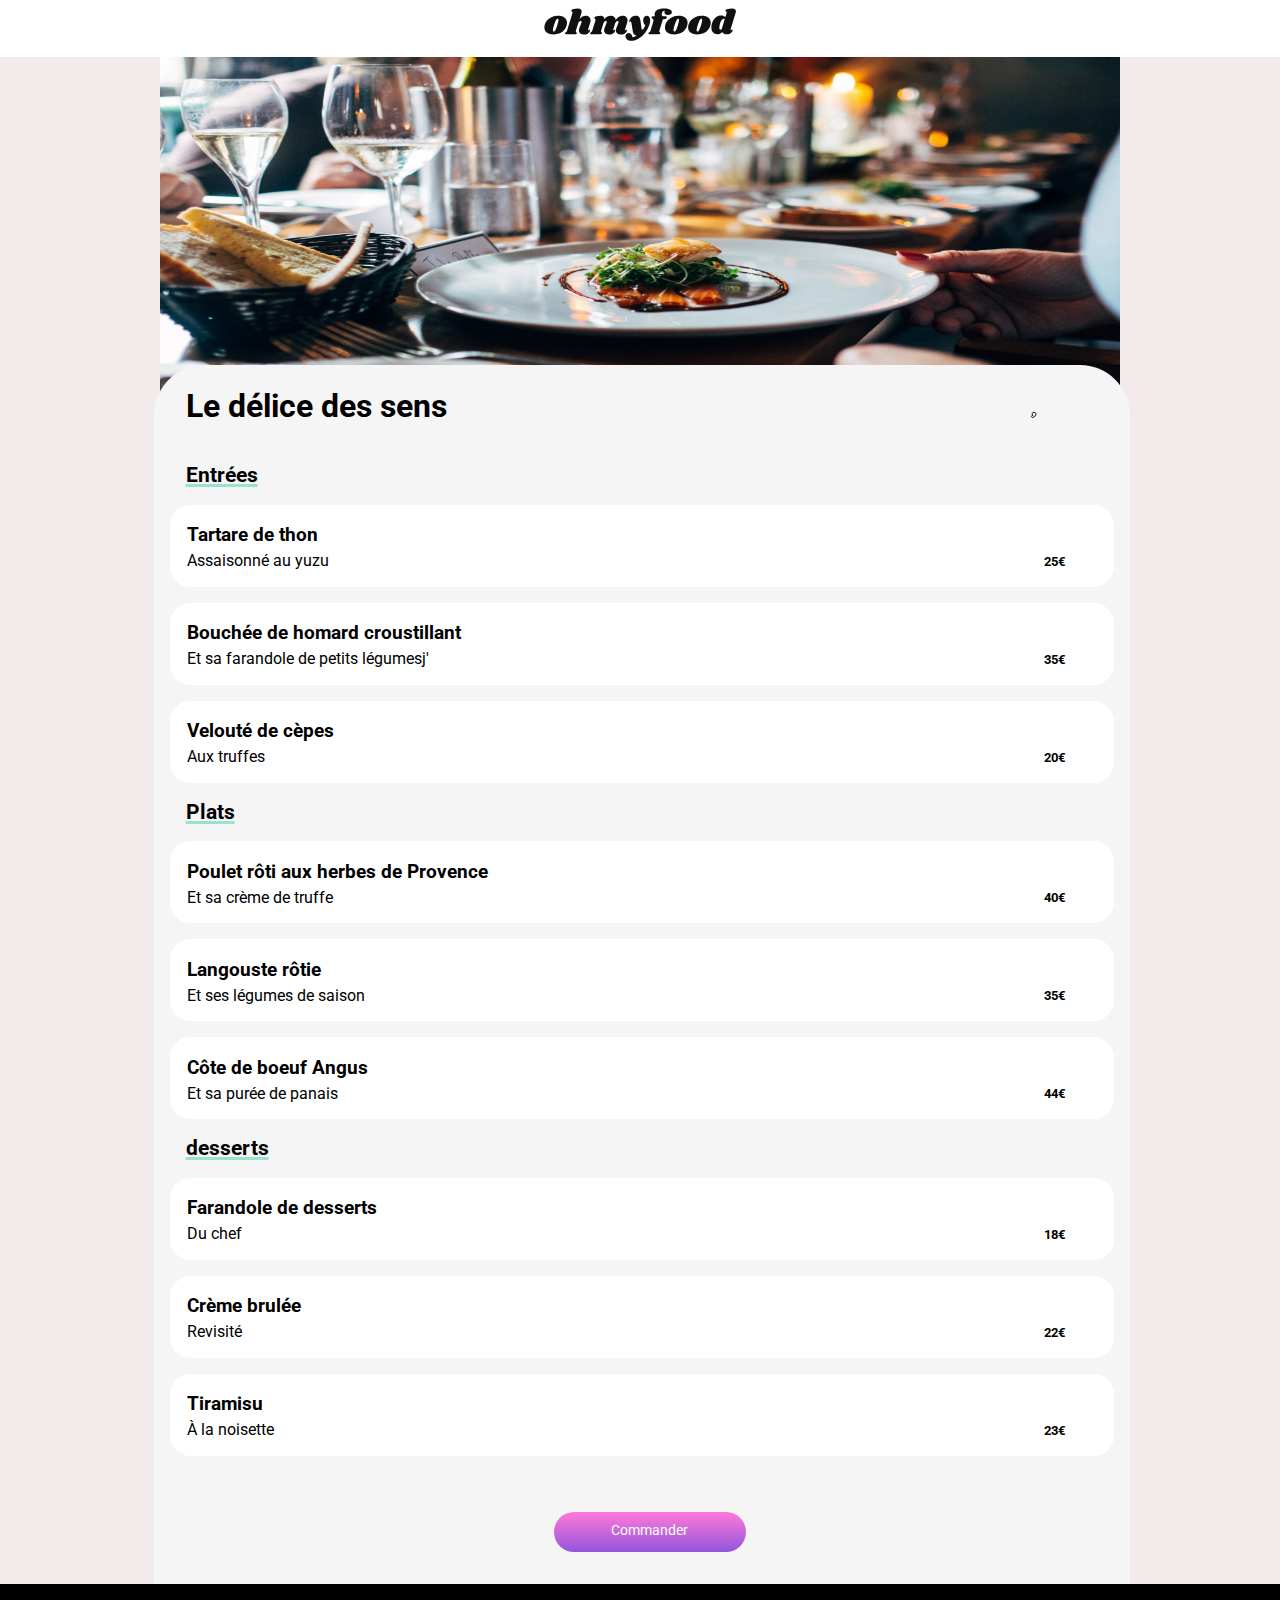
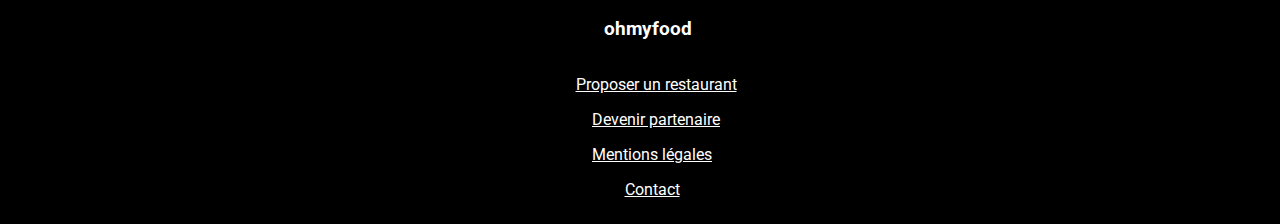
<file: pages/leDéliceDesSens.html>
<!DOCTYPE html>
<html lang="fr">
<head>
    <meta charset="UTF-8">
    <meta http-equiv="X-UA-Compatible" content="IE=edge">
    <meta name="viewport" content="width=device-width, initial-scale=1.0">
    <link rel="stylesheet" href="../sass/scss/main.css" />
    <title>Le délice des sens</title>
    <link href="https://fonts.googleapis.com/css2?family=Roboto:wght@100&display=swap" rel="stylesheet">  
    <link rel="stylesheet" href="https://use.fontawesome.com/releases/v5.15.1/css/all.css"
    integrity="sha384-vp86vTRFVJgpjF9jiIGPEEqYqlDwgyBgEF109VFjmqGmIY/Y4HV4d3Gp2irVfcrp" crossorigin="anonymous" />
  <meta name="viewport" content="width=device-width, initial-scale=1.0" /> 
</head>
<body>
    <!--partie header-->
    <a class="return" href="../index.html">
        <i class="fas fa-arrow-left"></i>
    </a>
    <header id="logo">
        <img src="../images/logo/ohmyfood@2x.svg" alt="logo"/>
    </header>
    <div class="desktop">
        <div class="picture">
            <img src="../images/restaurants/jay-wennington-N_Y88TWmGwA-unsplash.jpg" alt="photo du restaurant"/>
        </div>
    <!--Partie menu-->
    <main>
        <section id="menu">
            <div class="titre_resto">
                <h1>Le délice des sens</h1>
            </div>
            <div class="heart">
                <i class="far fa-heart" aria-hidden="true"></i>
            </div>
        </section>
        <!--Partie Entrances-->    
        <section id="entrances">
            <div class="soulignement">
            </div>
            <h2>Entrées</h2> 
            <div class="plats">
                <div class="name_plats"> 
                    <h3>Tartare de thon</h3>
                    <h4>Assaisonné au yuzu </h4>  
                </div> 
                <div class="price">
                    <h5>25€</h5>
                </div>
                <div class="comfirmation">
                    <div class="icon">
                        <i class="fa-check fas"></i> 
                    </div>   
                </div>
            </div> 
            <div class="plats"> 
                <div class="name_plats"> 
                    <h3>Bouchée de homard croustillant</h3>
                    <h4>Et sa farandole de petits légumesj'</h4>  
                </div> 
                <div class="price">
                    <h5>35€</h5>
                </div>
                <div class="comfirmation">
                    <div class="icon">
                        <i class="fa-check fas"></i> 
                    </div>   
                </div>
            </div>
            <div class="plats"> 
                <div class="name_plats"> 
                    <h3>Velouté de cèpes </h3>
                    <h4>Aux truffes</h4>  
                </div> 
                <div class="price">
                    <h5>20€</h5>
                </div>
                <div class="comfirmation">
                    <div class="icon">
                        <i class="fa-check fas"></i> 
                    </div>   
                </div>
            </div>  
        </section>
<!--Partie dishes-->
        <section id="dishes">
            <h2>Plats</h2>
            <div class="plats"> 
                <div class="name_plats"> 
                    <h3>Poulet rôti aux herbes de Provence </h3>
                    <h4>Et sa crème de truffe</h4>  
                </div> 
                <div class="price">
                    <h5>40€</h5>
                </div>
                <div class="comfirmation">
                    <div class="icon">
                        <i class="fa-check fas"></i> 
                    </div>   
                </div>
            </div>
            <div class="plats"> 
                <div class="name_plats"> 
                    <h3>Langouste rôtie </h3>
                    <h4>Et ses légumes de saison</h4>  
                </div> 
                <div class="price">
                    <h5>35€</h5>
                </div>
                <div class="comfirmation">
                    <div class="icon">
                        <i class="fa-check fas"></i> 
                    </div>   
                </div>
            </div>
            <div class="plats"> 
                <div class="name_plats"> 
                    <h3>Côte de boeuf Angus</h3>
                    <h4>Et sa purée de panais</h4>  
                </div> 
                <div class="price">
                    <h5>44€</h5>
                </div>
                <div class="comfirmation">
                    <div class="icon">
                        <i class="fa-check fas"></i> 
                    </div>   
                </div>
            </div>
        </section>
<!--Partie desserts-->
        <section id="desserts">
            <h2>desserts</h2>
            <div class="plats"> 
                <div class="name_plats"> 
                    <h3>Farandole de desserts </h3>
                    <h4>Du chef</h4>  
                </div> 
                <div class="price">
                    <h5>18€</h5>
                </div>
                <div class="comfirmation">
                    <div class="icon">
                        <i class="fa-check fas"></i> 
                    </div>   
                </div>
            </div>
            <div class="plats"> 
                <div class="name_plats"> 
                    <h3>Crème brulée </h3>
                    <h4>Revisité</h4>  
                </div> 
                <div class="price">
                    <h5>22€</h5>
                </div>
                <div class="comfirmation">
                    <div class="icon">
                        <i class="fa-check fas"></i> 
                    </div>   
                </div>
            </div>
            <div class="plats"> 
                <div class="name_plats"> 
                    <h3>Tiramisu  </h3>
                    <h4>À la noisette</h4>  
                </div> 
                <div class="price">
                    <h5>23€</h5>
                </div>
                <div class="comfirmation">
                    <div class="icon">
                        <i class="fa-check fas"></i> 
                    </div>   
                </div>
            </div>
        </section>
<!--Bouton commande-->
        <div id="bouton">
            <div class="btn_exploration">
                <a href="#">Commander</a>
            </div>
        </section>
    </main>
<!--Pied de page-->    
        <footer id="infos">
            <h3 class="logo_footer">ohmyfood</h3>
            <ul>
                <li class="liste_footer">
                    <a class="texte_footer" href="">
                        <i class="icons fas fa-utensils"></i>
                        Proposer un restaurant
                    <a>
                </li>
                <li class="liste_footer">
                    <a class="texte_footer" href="">
                        <i class="icons fas fa-hands-helping"></i>
                        Devenir partenaire
                    </a>
                </li>
                <li class="liste_footer">
                    <a class="texte_footer" 
                    href="">Mentions légales
                    </a>
                </li>
                <li class="liste_footer">
                    <a class="texte_footer" 
                    href="mailto:contact@ohmyfood.com">Contact
                    </a>
                </li>
            </ul>
        </footer>
    </div>
</body>
</html>
</file>
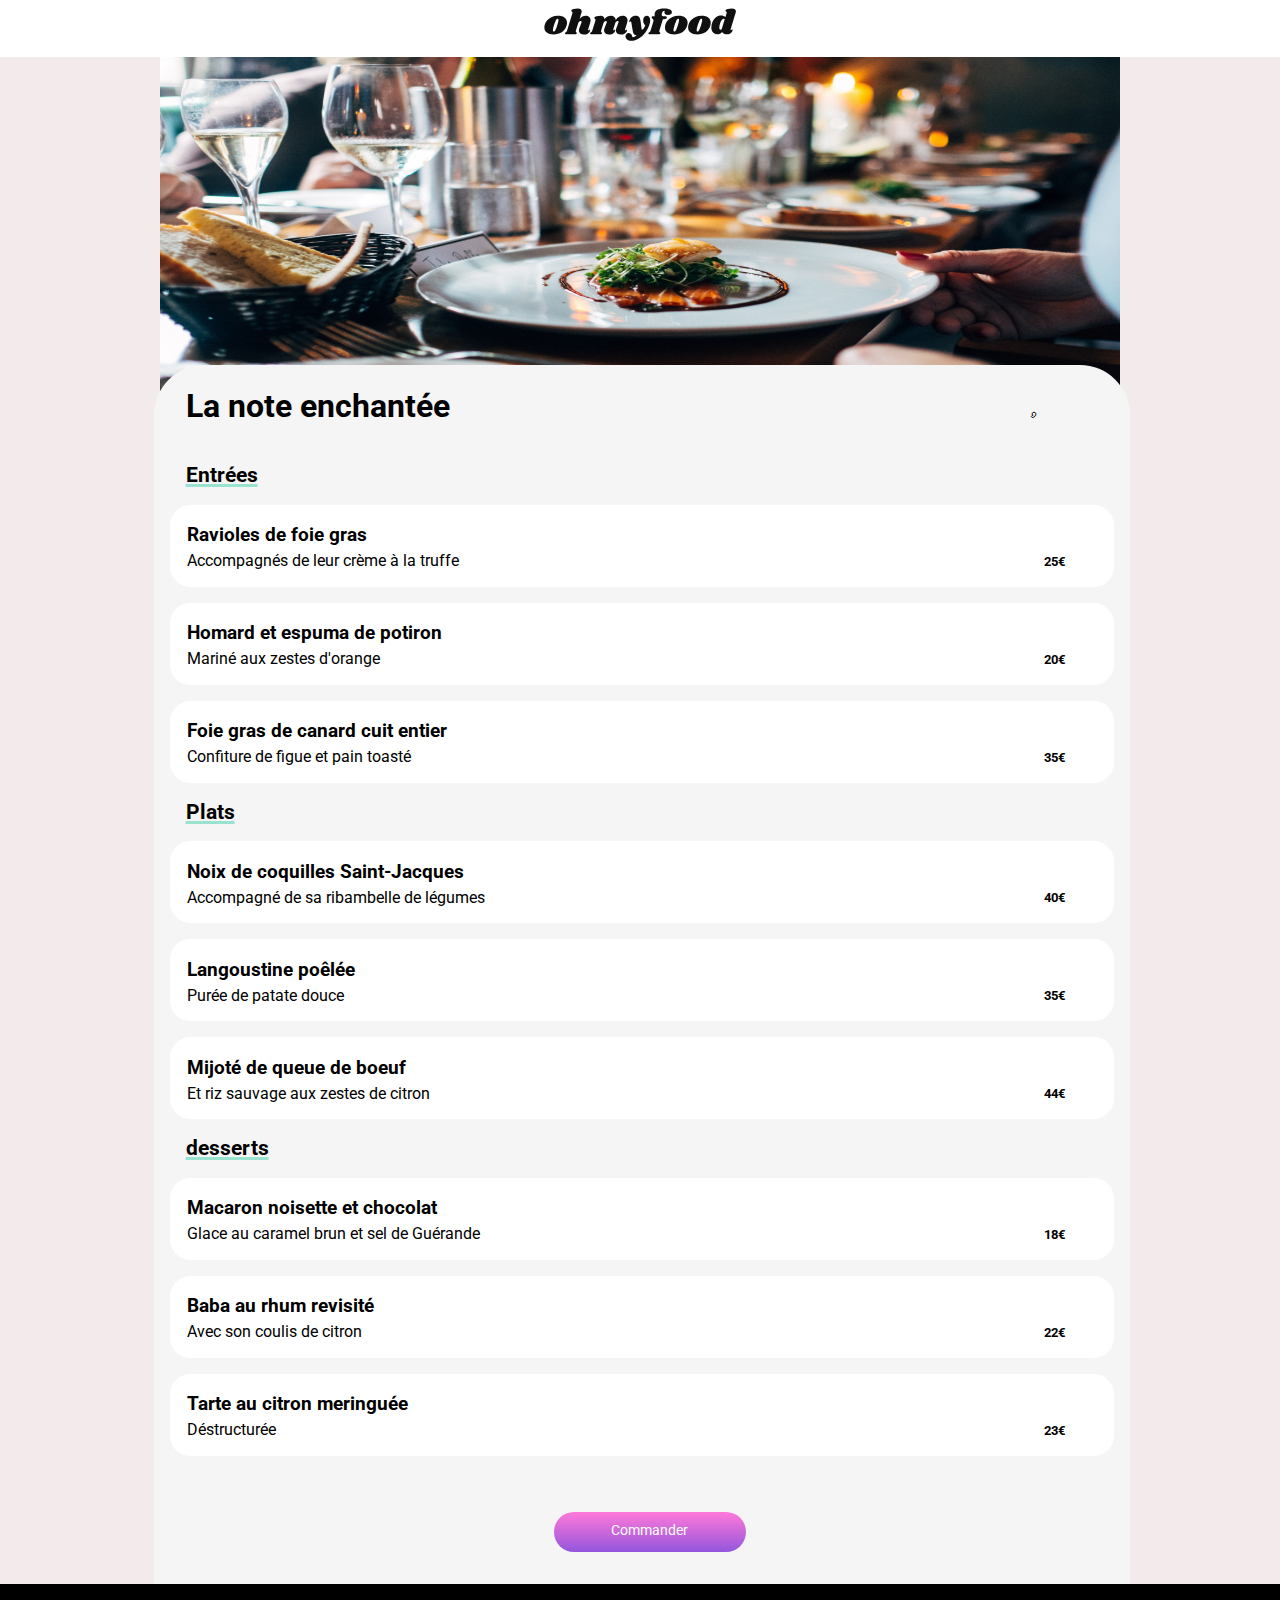
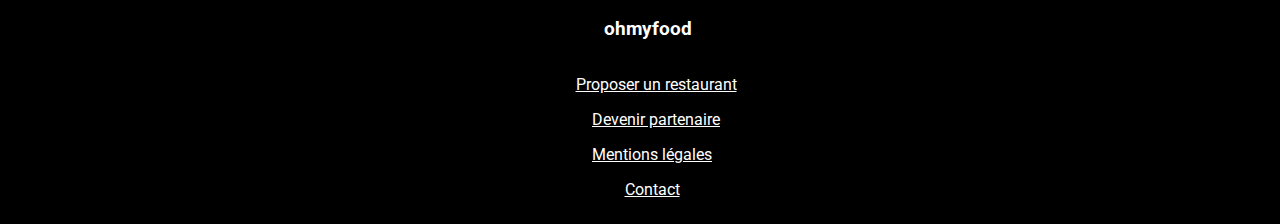
<file: pages/noteEnchanté.html>
<!DOCTYPE html>
<html lang="fr">
<head>
    <meta charset="UTF-8">
    <meta http-equiv="X-UA-Compatible" content="IE=edge">
    <meta name="viewport" content="width=device-width, initial-scale=1.0">
    <link rel="stylesheet" href="../sass/scss/main.css" />
    <title>La note enchantée</title>
    <link href="https://fonts.googleapis.com/css2?family=Roboto:wght@100&display=swap" rel="stylesheet">  
    <link rel="stylesheet" href="https://use.fontawesome.com/releases/v5.15.1/css/all.css"
    integrity="sha384-vp86vTRFVJgpjF9jiIGPEEqYqlDwgyBgEF109VFjmqGmIY/Y4HV4d3Gp2irVfcrp" crossorigin="anonymous" />
  <meta name="viewport" content="width=device-width, initial-scale=1.0" /> 
</head>
<body>
    <!--partie header-->
    <a class="return" href="../index.html">
        <i class="fas fa-arrow-left"></i>
    </a>
    <header id="logo">
        <img src="../images/logo/ohmyfood@2x.svg" alt="logo"/>
    </header>
    <div class="desktop">
        <div class="picture">
            <img src="../images/restaurants/jay-wennington-N_Y88TWmGwA-unsplash.jpg" alt="photo du restaurant"/>
        </div>
    <!--Partie menu-->
    <main>
        <section id="menu">
            <div class="titre_resto">
                <h1>La note enchantée</h1>
            </div>
            <div class="heart">
                <i class="far fa-heart" aria-hidden="true"></i>
            </div>
        </section>
        <!--Partie Entrances-->    
        <section id="entrances">
            <div class="soulignement">
            </div>
            <h2>Entrées</h2> 
            <div class="plats">
                <div class="name_plats"> 
                    <h3>Ravioles de foie gras</h3>
                    <h4>Accompagnés de leur crème à la truffe </h4>  
                </div> 
                <div class="price">
                    <h5>25€</h5>
                </div>
                <div class="comfirmation">
                    <div class="icon">
                        <i class="fa-check fas"></i> 
                    </div>   
                </div>
            </div> 
            <div class="plats"> 
                <div class="name_plats"> 
                    <h3>Homard et espuma de potiron</h3>
                    <h4>Mariné aux zestes d'orange</h4>  
                </div> 
                <div class="price">
                    <h5>20€</h5>
                </div>
                <div class="comfirmation">
                    <div class="icon">
                        <i class="fa-check fas"></i> 
                    </div>   
                </div>
            </div>
            <div class="plats"> 
                <div class="name_plats"> 
                    <h3>Foie gras de canard cuit entier</h3>
                    <h4>Confiture de figue et pain toasté</h4>  
                </div> 
                <div class="price">
                    <h5>35€</h5>
                </div>
                <div class="comfirmation">
                    <div class="icon">
                        <i class="fa-check fas"></i> 
                    </div>   
                </div>
            </div>  
        </section>
<!--Partie dishes-->
        <section id="dishes">
            <h2>Plats</h2>
            <div class="plats"> 
                <div class="name_plats"> 
                    <h3>Noix de coquilles Saint-Jacques</h3>
                    <h4>Accompagné de sa ribambelle de légumes</h4>  
                </div> 
                <div class="price">
                    <h5>40€</h5>
                </div>
                <div class="comfirmation">
                    <div class="icon">
                        <i class="fa-check fas"></i> 
                    </div>   
                </div>
            </div>
            <div class="plats"> 
                <div class="name_plats"> 
                    <h3>Langoustine poêlée</h3>
                    <h4>Purée de patate douce</h4>  
                </div> 
                <div class="price">
                    <h5>35€</h5>
                </div>
                <div class="comfirmation">
                    <div class="icon">
                        <i class="fa-check fas"></i> 
                    </div>   
                </div>
            </div>
            <div class="plats"> 
                <div class="name_plats"> 
                    <h3>Mijoté de queue de boeuf </h3>
                    <h4>Et riz sauvage aux zestes de citron</h4>  
                </div> 
                <div class="price">
                    <h5>44€</h5>
                </div>
                <div class="comfirmation">
                    <div class="icon">
                        <i class="fa-check fas"></i> 
                    </div>   
                </div>
            </div>
        </section>
<!--Partie desserts-->
        <section id="desserts">
            <h2>desserts</h2>
            <div class="plats"> 
                <div class="name_plats"> 
                    <h3>Macaron noisette et chocolat </h3>
                    <h4>Glace au caramel brun et sel de Guérande</h4>  
                </div> 
                <div class="price">
                    <h5>18€</h5>
                </div>
                <div class="comfirmation">
                    <div class="icon">
                        <i class="fa-check fas"></i> 
                    </div>   
                </div>
            </div>
            <div class="plats"> 
                <div class="name_plats"> 
                    <h3>Baba au rhum revisité </h3>
                    <h4>Avec son coulis de citron</h4>  
                </div> 
                <div class="price">
                    <h5>22€</h5>
                </div>
                <div class="comfirmation">
                    <div class="icon">
                        <i class="fa-check fas"></i> 
                    </div>   
                </div>
            </div>
            <div class="plats"> 
                <div class="name_plats"> 
                    <h3>Tarte au citron meringuée </h3>
                    <h4>Déstructurée</h4>  
                </div> 
                <div class="price">
                    <h5>23€</h5>
                </div>
                <div class="comfirmation">
                    <div class="icon">
                        <i class="fa-check fas"></i> 
                    </div>   
                </div>
            </div>
        </section>
<!--Bouton commande-->
        <div id="bouton">
            <div class="btn_exploration">
                <a href="#">Commander</a>
            </div>
        </section>
    </main>
<!--Pied de page-->    
        <footer id="infos">
            <h3 class="logo_footer">ohmyfood</h3>
            <ul>
                <li class="liste_footer">
                    <a class="texte_footer" href="">
                        <i class="icons fas fa-utensils"></i>
                        Proposer un restaurant
                    <a>
                </li>
                <li class="liste_footer">
                    <a class="texte_footer" href="">
                        <i class="icons fas fa-hands-helping"></i>
                        Devenir partenaire
                    </a>
                </li>
                <li class="liste_footer">
                    <a class="texte_footer" 
                    href="">Mentions légales
                    </a>
                </li>
                <li class="liste_footer">
                    <a class="texte_footer" 
                    href="mailto:contact@ohmyfood.com">Contact
                    </a>
                </li>
            </ul>
        </footer>
    </div>
</body>
</html>
</file>
<file: sass/scss/main.css>
@charset "UTF-8";
@keyframes rotate {
  from {
    -webkit-transform: rotate(0deg);
  }
  to {
    -webkit-transform: rotate(360deg);
  }
}

@keyframes animation_page {
  0% {
    transform: translateY(10vh);
    opacity: 0;
  }
  100% {
    transform: translateY(0px);
    opacity: 1;
  }
}

@keyframes truc {
  from {
    margin-left: 100%;
    width: 300%;
  }
  to {
    margin-left: 0%;
    width: 100%;
  }
}

@keyframes machin {
  from {
    margin-left: 100%;
    width: 300%;
  }
  to {
    margin-left: 0%;
    width: 100%;
  }
}

/*Partie header*/
body {
  font-family: 'Roboto', sans-serif;
  margin: 0.5rem 0 0;
}

h2 {
  text-decoration: 3px #99E2D0 underline;
  font-size: 1.3rem;
  margin-left: 1rem;
}

h4 {
  font-weight: normal;
}

.return .fa-arrow-left {
  cursor: pointer;
  position: absolute;
  margin-top: 5px;
  margin-left: 5%;
  color: black;
}

#logo {
  display: flex;
  justify-content: center;
}

#logo img {
  width: 10rem;
}

.picture img {
  position: relative;
  width: 100%;
  margin-top: 0.5em;
  margin-bottom: 0.5em;
}

/*Partie menu*/
main {
  position: relative;
  padding-left: 1rem;
  background-color: whitesmoke;
  border-radius: 50px 50px 0 0;
  margin-top: -100px;
  padding-bottom: 2rem;
}

main h1 {
  margin-left: 1rem;
}

#menu {
  display: flex;
}

#menu .titre_resto {
  width: 80%;
}

#menu .heart {
  display: flex;
  justify-content: center;
  align-items: center;
  width: 20%;
  font-size: 1.3rem;
}

#menu .fa-heart {
  float: right;
  font-size: 1.2rem;
  color: white;
  text-shadow: -1px 0 black, 0 1px #000, 1px 0 #000, 0 -1px #000;
}

#menu .fa-heart::before {
  transition: color 1s ease-out;
  content: "\f004";
  font-weight: bold;
}

#menu .fa-heart:hover::before {
  cursor: pointer;
  color: #FF79DA;
}

/*Partie entrances*/
#entrances {
  animation-name: animation_page;
  animation-duration: 2000ms;
  animation-delay: 0s;
  animation-timing-function: ease-in;
  animation-direction: normal;
}

.plats {
  position: relative;
  display: flex;
  flex-wrap: wrap;
  overflow: hidden;
  background-color: white;
  margin-bottom: 1rem;
  padding-left: 1rem;
  border: 1px solid white;
  border-radius: 20px;
  margin-right: 1rem;
  cursor: pointer;
  height: 5rem;
}

.plats h3 {
  height: 50%;
}

.plats h4 {
  padding-top: 0.5rem;
}

.plats .name_plats {
  width: 75%;
  height: 100%;
}

.price {
  display: flex;
  justify-content: center;
  width: 25%;
}

.price h5 {
  margin-left: 50%;
  margin-top: 3rem;
}

.plats:hover > .comfirmation {
  animation-name: rotate;
  animation-name: truc;
  animation-duration: 0.5s;
  animation-delay: 0s;
  display: flex;
  justify-content: center;
  align-items: center;
  position: absolute;
  height: 100%;
  width: 15%;
  overflow: hidden;
  background-color: #99E2D0;
  color: white;
  border-radius: 0px  20px 20px 0;
  left: 85%;
}

.comfirmation:hover > .icon {
  animation-name: rotate;
  animation-duration: 0.5s;
  display: flex;
  justify-content: center;
  align-items: center;
  width: 40px;
  height: 40px;
  border-radius: 20px;
  color: #99E2D0;
  background-color: white;
}

.plats:hover > .price h5 {
  animation-name: machin;
  animation-delay: 0s;
  animation-duration: 0.5s;
  animation-fill-mode: forwards;
}

.plats h4 {
  margin-top: -2.5rem;
}

.icon {
  display: none;
}

/*Partie dishes*/
#dishes {
  animation-name: animation_page;
  animation-duration: 2000ms;
  animation-delay: 0.5s;
  animation-timing-function: ease-in;
  animation-direction: normal;
}

/*¨Partie desserts*/
#desserts {
  animation-name: animation_page;
  animation-duration: 2000ms;
  animation-delay: 1s;
  animation-timing-function: ease-in;
  animation-direction: normal;
}

.desserts {
  background-color: white;
  padding-left: 1rem;
  margin-bottom: 1rem;
  border: 1px solid white;
  border-radius: 20px;
  margin-right: 1rem;
  cursor: pointer;
  height: 5.1rem;
}

.desserts h4 {
  margin-top: -2.5rem;
}

.desserts p {
  font-size: 1rem;
  margin-top: 0.5rem;
  margin-left: 90%;
}

/*Bouton commande*/
#bouton {
  display: flex;
  justify-content: center;
}

.btn_exploration {
  display: flex;
  justify-content: center;
  width: 12em;
  height: 2.5em;
  border-radius: 20px;
  background: linear-gradient(#FF79DA, #9356DC);
  margin-top: 2.5em;
}

.btn_exploration a {
  font-size: 0.9em;
  color: white;
  text-decoration: none;
  top: 25%;
  position: relative;
}

#infos {
  position: absolute;
  width: 100%;
  height: 15rem;
  background-color: black;
  text-decoration: none;
}

#infos h3 {
  padding-top: 1rem;
  margin-left: 1rem;
  color: white;
}

.liste_footer {
  margin-left: -1rem;
  list-style-type: none;
  padding-top: 1rem;
}

.liste_footer a {
  color: white;
}

.liste_footer a > i {
  padding-right: 0.5rem;
}

@media screen and (min-width: 725px) {
  .return .fa-arrow-left {
    cursor: pointer;
    position: absolute;
    margin-top: 5px;
    color: black;
  }
  #logo img {
    width: 12rem;
    padding-bottom: 1rem;
  }
  .desktop {
    background-color: #f3ebeb;
    padding-top: 0rem;
  }
  .picture {
    display: flex;
    justify-content: center;
  }
  .picture img {
    position: relative;
    width: 75%;
    height: 25rem;
    margin-top: 0;
    margin-bottom: 0.5em;
  }
  /*Partie menu*/
  main {
    width: 75%;
    margin-left: 12%;
  }
  main #menu {
    display: flex;
    justify-content: center;
  }
  /*Pied de page */
  .logo_footer {
    text-align: center;
  }
  #info h3 {
    font-size: 25px;
    text-align: center;
    color: white;
  }
  .liste_footer {
    display: flex;
    justify-content: center;
  }
}
</file>
